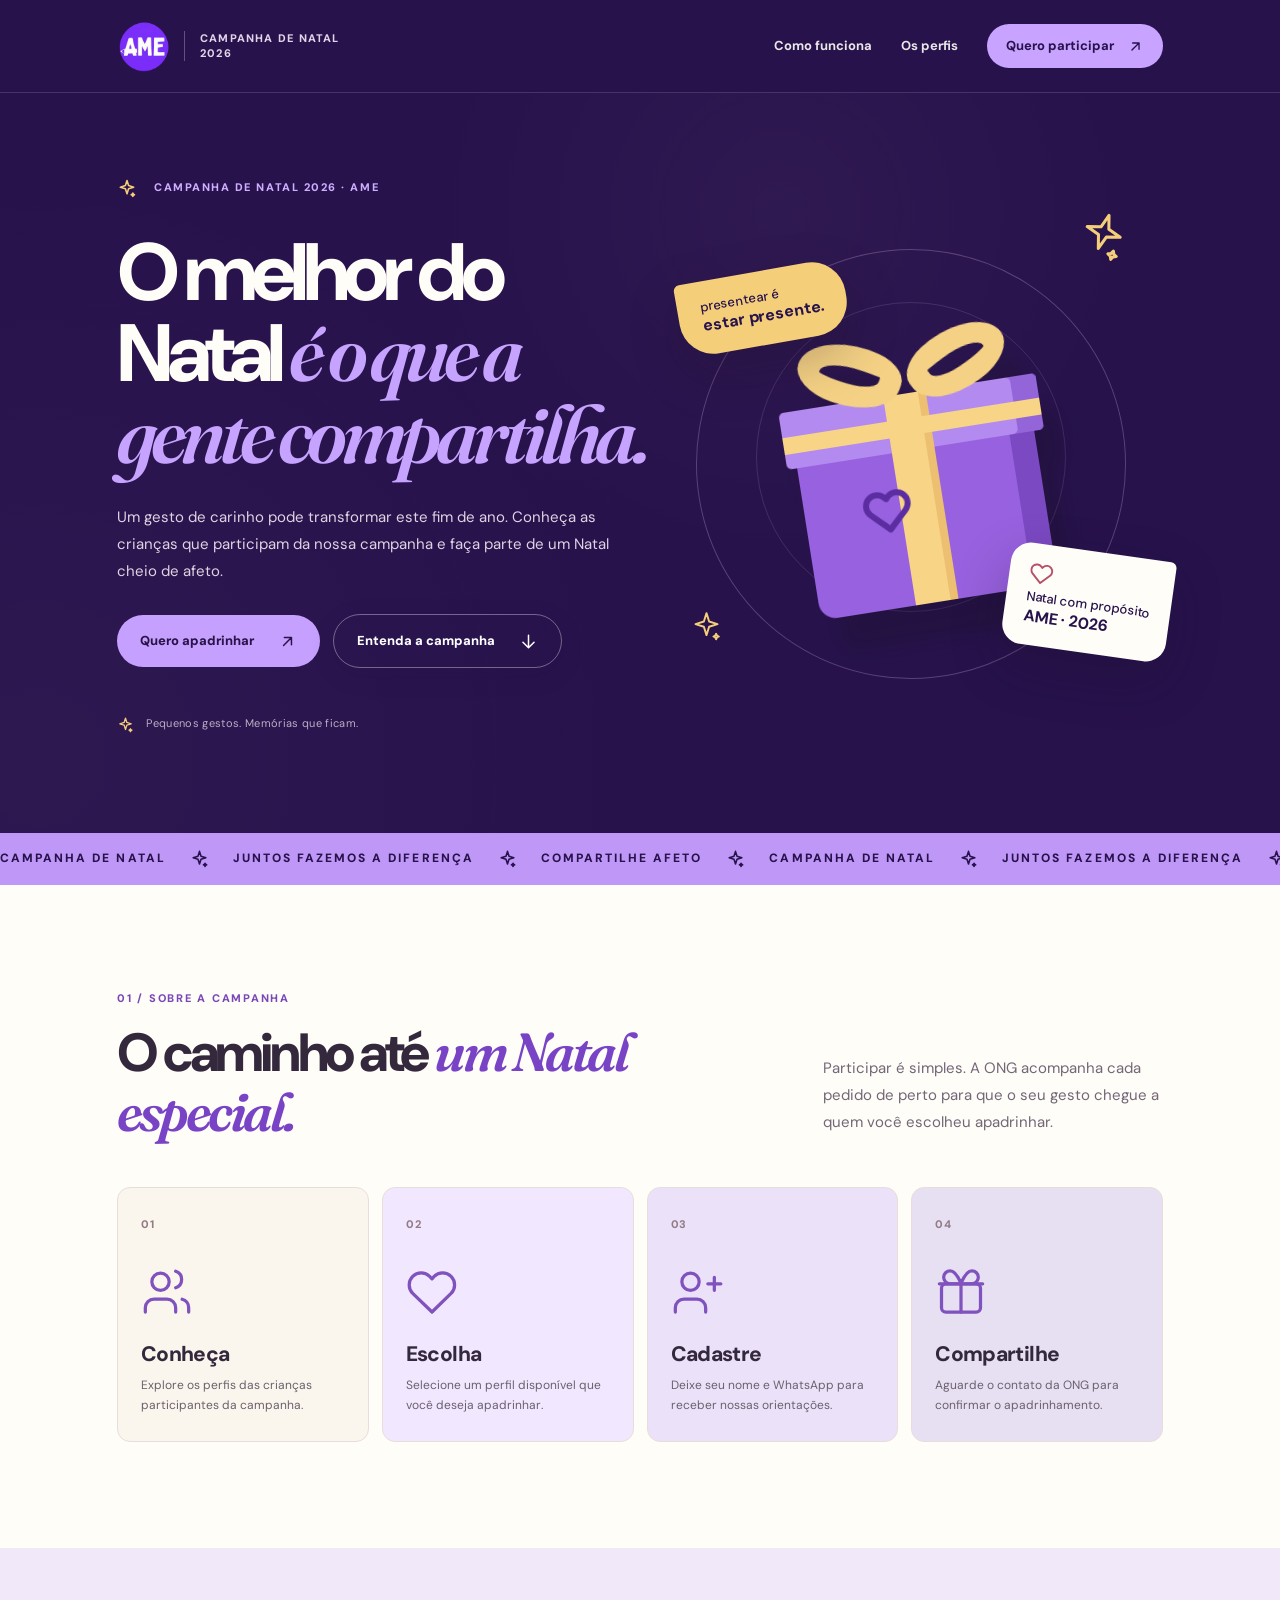
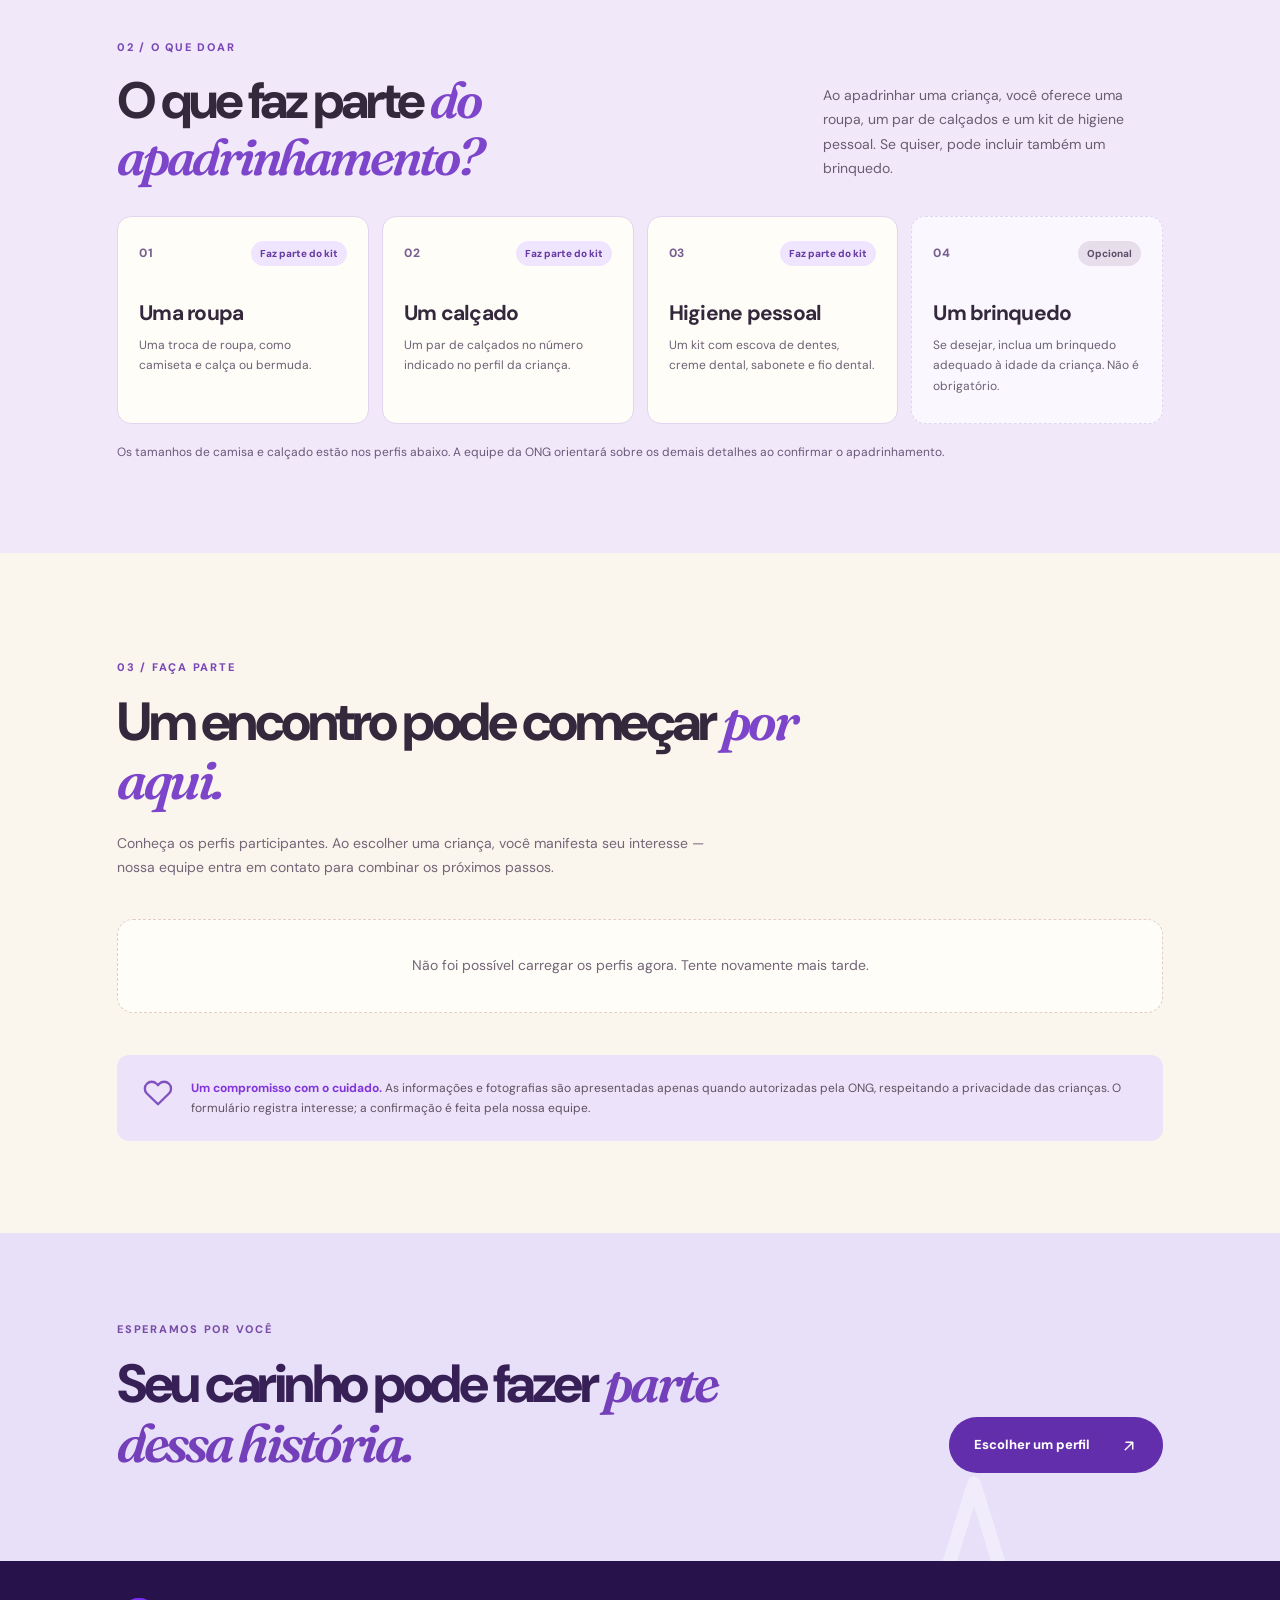
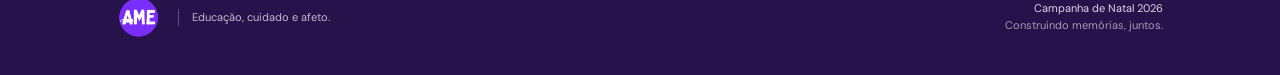
<file: index.html>
<!doctype html>
<html lang="pt-BR">
<head>
  <meta charset="utf-8">
  <meta name="viewport" content="width=device-width,initial-scale=1">
  <meta name="theme-color" content="#321450">
  <meta name="description" content="Campanha de Natal 2026 — conheça os perfis disponíveis e manifeste seu interesse em apadrinhar uma criança na campanha da AME.">
  <title>Campanha de Natal 2026 | AME</title>
  <style>
    :root{--purple:#7149a5;--purple-dark:#452577;--rose:#e2a7c4;--ink:#2c2336;--muted:#655e6d;--border:#e9e1ee;--surface:#fff;--bg:#faf7fc;--radius:20px}
    *{box-sizing:border-box} html{scroll-behavior:smooth} body{margin:0;background:var(--bg);color:var(--ink);font:16px/1.55 -apple-system,BlinkMacSystemFont,"Segoe UI",Arial,sans-serif}
    button,input{font:inherit} button{cursor:pointer} :focus-visible{outline:3px solid #f0a5cf;outline-offset:3px} .wrap{max-width:1110px;padding:0 22px;margin:auto}
    [hidden]{display:none!important}.profile-photo{width:100%;height:100%;object-fit:cover}.honeypot{position:absolute!important;left:-10000px!important;width:1px!important;height:1px!important;opacity:0!important}.captcha{margin:12px 0 16px}.consent{display:flex;gap:10px;align-items:flex-start;font-size:.83rem;line-height:1.4;color:var(--muted);margin:10px 0 16px}.consent input{margin-top:3px;accent-color:var(--purple)}.form-message{color:#92382f!important;font-weight:650}.success-message{color:#24613d!important;padding:18px;background:#e9f7ef;border-radius:12px}
    .hero{position:relative;overflow:hidden;color:#fff;background:linear-gradient(115deg,#503083 0%,#744cac 70%,#955fba 100%);padding:54px 0 58px}
    .hero:after{content:"";position:absolute;width:360px;height:360px;right:-110px;top:-130px;border:75px solid #ffffff14;border-radius:50%;pointer-events:none}
    .hero-inner{position:relative;z-index:1;display:flex;align-items:center;justify-content:space-between;gap:24px}
    .hero-copy{max-width:690px}.eyebrow{display:inline-flex;gap:8px;align-items:center;font-size:.82rem;letter-spacing:.08em;text-transform:uppercase;font-weight:750;color:#f2dff8}
    h1{font-size:clamp(2rem,5vw,3.7rem);letter-spacing:-.035em;line-height:1.07;margin:14px 0 20px;font-weight:800}
    .hero p{color:#f1e7f9;max-width:620px;margin:0 0 23px;font-size:1.04rem}
    .hero a{display:inline-block;padding:12px 22px;background:#fff;color:#60358d;text-decoration:none;font-weight:750;border-radius:30px;box-shadow:0 7px 24px #28104723}
    .hero-art{width:185px;height:185px;border:2px solid #ffffff35;flex:none;border-radius:50%;display:grid;place-items:center;background:#ffffff14}
    .hero-art svg{width:92px;height:92px;stroke:#fff;fill:none;stroke-width:1.7;stroke-linecap:round;stroke-linejoin:round}
    main{padding:42px 0 52px}.heading{display:flex;justify-content:space-between;align-items:end;gap:20px;margin-bottom:22px}
    h2{font-size:clamp(1.5rem,3vw,2.05rem);line-height:1.2;letter-spacing:-.025em;margin:0 0 8px}
    .subtitle{color:var(--muted);margin:0;max-width:670px}.stats{display:flex;gap:12px;flex-wrap:wrap}
    .stat{background:#fff;border:1px solid var(--border);padding:12px 17px;border-radius:15px;min-width:97px;text-align:center}
    .stat strong{font-size:1.45rem;line-height:1.2;display:block;color:var(--purple-dark)}.stat span{font-size:.75rem;color:var(--muted)}
    .filters{display:flex;gap:9px;flex-wrap:wrap;align-items:center;padding:0 0 24px}.filter{border:1px solid #ded0e7;color:#5c4c69;background:#fff;border-radius:30px;padding:9px 16px;font-weight:650;font-size:.9rem}
    .filter[aria-pressed="true"]{color:#fff;background:var(--purple);border-color:var(--purple)} .count{margin-left:auto;font-size:.85rem;color:var(--muted)}
    .grid{display:grid;grid-template-columns:repeat(3,minmax(0,1fr));gap:20px}
    .card{background:#fff;border:1px solid var(--border);border-radius:var(--radius);overflow:hidden;box-shadow:0 7px 20px #39224509;display:flex;flex-direction:column}
    .photo{height:190px;position:relative;background:linear-gradient(140deg,#f8e7f2,#e4d8f3);display:grid;place-items:center}
    .photo:nth-child(3n){background:#f5e2ed}
    .photo svg{height:106px;width:106px;stroke:#bea8d5;fill:none;stroke-width:1.2;stroke-linecap:round}
    .photo .placeholder{position:absolute;bottom:12px;left:14px;color:#624880;font-size:.72rem;background:#ffffffda;border-radius:20px;padding:5px 11px}
    .photo .tag{position:absolute;right:12px;top:12px}
    .tag{display:inline-block;font-size:.76rem;font-weight:750;border-radius:22px;padding:5px 11px;background:#e9f7ee;color:#277347}
    .tag.contact{background:#fff0d2;color:#8b620d}.tag.sponsored{background:#efe6f7;color:#6e4893}
    .info{padding:20px;display:flex;flex-direction:column;flex:1}
    .info h3{font-size:1.17rem;margin:0 0 4px}.age{color:var(--muted);font-size:.9rem;margin:0 0 14px}
    .details{display:grid;grid-template-columns:1fr 1fr;gap:10px;border-top:1px solid var(--border);padding:15px 0 18px;font-size:.87rem;color:var(--muted)}
    .details strong{display:block;color:var(--ink);font-size:.96rem}
    .cta{margin-top:auto;border:0;border-radius:12px;background:var(--purple);color:#fff;font-weight:750;padding:12px 14px;text-align:center;width:100%}
    .cta:disabled{background:#ece9ef;color:#817987;cursor:not-allowed}
    .empty{grid-column:1/-1;text-align:center;background:#fff;border:1px dashed #d9c5e4;padding:32px;border-radius:16px;color:var(--muted)}
    .note{margin-top:26px;padding:16px 20px;background:#f3ecf9;border:1px solid #e3d2ef;border-radius:14px;color:#614976;font-size:.9rem}
    footer{text-align:center;color:#746c79;font-size:.83rem;padding:0 0 35px}
    dialog{border:0;border-radius:22px;padding:0;max-width:min(94vw,480px);width:100%;box-shadow:0 26px 80px #1d12294d}
    dialog::backdrop{background:#261d37ad}.modal-body{padding:30px}.modal-head{display:flex;align-items:start;justify-content:space-between;gap:12px}
    .modal-head h2{font-size:1.55rem}.close{border:0;background:#f2edf5;color:#624c73;width:34px;height:34px;border-radius:50%;font-size:1.3rem}
    .modal-body p{color:var(--muted);font-size:.95rem;margin:10px 0 18px}.field{display:block;font-size:.87rem;font-weight:700;margin-bottom:13px}
    .field input{margin-top:5px;display:block;width:100%;border:1px solid #ddd3e4;border-radius:10px;padding:11px 12px;background:#f7f5f8}
    .field input:disabled{cursor:not-allowed}.disclaimer{padding:12px;background:#fff5de;color:#795815;border-radius:9px;font-size:.85rem}
    @media(max-width:850px){.grid{grid-template-columns:repeat(2,minmax(0,1fr))}.heading{align-items:start;flex-direction:column}.hero-art{width:130px;height:130px}.hero-art svg{width:72px;height:72px}}
    @media(max-width:540px){.wrap{padding:0 16px}.hero{padding:42px 0}.hero-art{display:none}.grid{grid-template-columns:1fr;gap:15px}main{padding:30px 0}.photo{height:195px}.filters{gap:7px}.filter{padding:8px 12px;font-size:.82rem}.count{width:100%;margin:0}.stat{flex:1} .modal-body{padding:20px}}
  </style>
  <link rel="preconnect" href="https://fonts.googleapis.com">
  <link rel="preconnect" href="https://fonts.gstatic.com" crossorigin>
  <link href="https://fonts.googleapis.com/css2?family=DM+Sans:wght@400;500;600;700;800&family=Fraunces:opsz,wght,SOFT,WONK@9..144,600,20,1;9..144,700,20,1&display=swap" rel="stylesheet">
  <link rel="stylesheet" href="./styles/campaign.css">
</head>
<body>
  <svg class="icon-defs" xmlns="http://www.w3.org/2000/svg" aria-hidden="true" focusable="false">
    <symbol id="icon-sparkle" viewBox="0 0 24 24"><path d="m12 3 1.9 6.1L20 11l-6.1 1.9L12 19l-1.9-6.1L4 11l6.1-1.9L12 3Z"/><path d="m19 18 .65 1.35L21 20l-1.35.65L19 22l-.65-1.35L17 20l1.35-.65L19 18Z"/></symbol>
    <symbol id="icon-arrow-up-right" viewBox="0 0 24 24"><path d="M7 17 17 7M8 7h9v9"/></symbol>
    <symbol id="icon-arrow-down" viewBox="0 0 24 24"><path d="M12 4v16m-7-7 7 7 7-7"/></symbol>
    <symbol id="icon-heart" viewBox="0 0 24 24"><path d="M20.8 4.6a5.5 5.5 0 0 0-7.8 0L12 5.7l-1.1-1.1a5.5 5.5 0 0 0-7.8 7.8L12 21l8.8-8.6a5.5 5.5 0 0 0 0-7.8Z"/></symbol>
    <symbol id="icon-users" viewBox="0 0 24 24"><path d="M16 21v-2a4 4 0 0 0-4-4H6a4 4 0 0 0-4 4v2m14-18.8a4 4 0 0 1 0 7.6M22 21v-2a4 4 0 0 0-3-3.87"/><circle cx="9" cy="7" r="4"/></symbol>
    <symbol id="icon-user-plus" viewBox="0 0 24 24"><path d="M16 21v-2a4 4 0 0 0-4-4H6a4 4 0 0 0-4 4v2m15-13h6m-3-3v6"/><circle cx="9" cy="7" r="4"/></symbol>
    <symbol id="icon-gift" viewBox="0 0 24 24"><rect x="3" y="8" width="18" height="13" rx="2"/><path d="M12 8v13M2 8h20M12 8H7a3 3 0 0 1 0-6c3 0 5 6 5 6Zm0 0h5a3 3 0 0 0 0-6c-3 0-5 6-5 6Z"/></symbol>
  </svg>
  <nav class="site-nav" aria-label="Navegação da campanha">
    <div class="wrap nav-inner">
      <a class="brand-link" href="#inicio" aria-label="AME — início da campanha"><img class="ame-logo" src="./assets/logo-ame.webp" width="56" height="56" alt="Logotipo AME"><span class="brand-caption">Campanha de Natal<br>2026</span></a>
      <div class="nav-links"><a href="#como-funciona">Como funciona</a><a href="#perfis">Os perfis</a><a class="nav-action" href="#perfis">Quero participar <svg class="icon" aria-hidden="true"><use href="#icon-arrow-up-right"/></svg></a></div>
    </div>
  </nav>
  <header class="hero" id="inicio">
    <div class="wrap hero-inner">
      <div class="hero-copy">
        <span class="eyebrow"><svg class="icon eyebrow-star" aria-hidden="true"><use href="#icon-sparkle"/></svg> Campanha de Natal 2026 · AME</span>
        <h1>O melhor do Natal <em>é o que a gente compartilha.</em></h1>
        <p>Um gesto de carinho pode transformar este fim de ano. Conheça as crianças que participam da nossa campanha e faça parte de um Natal cheio de afeto.</p>
        <div class="hero-actions"><a class="hero-primary" href="#perfis">Quero apadrinhar <svg class="icon" aria-hidden="true"><use href="#icon-arrow-up-right"/></svg></a><a class="hero-secondary" href="#como-funciona">Entenda a campanha <svg class="icon" aria-hidden="true"><use href="#icon-arrow-down"/></svg></a></div>
        <div class="hero-caption"><svg class="icon sparkle" aria-hidden="true"><use href="#icon-sparkle"/></svg> Pequenos gestos. Memórias que ficam.</div>
      </div>
      <div class="hero-scene" aria-hidden="true">
        <div class="orbit orbit-one"></div><div class="orbit orbit-two"></div>
        <svg class="icon scene-star star-one" aria-hidden="true"><use href="#icon-sparkle"/></svg><svg class="icon scene-star star-two" aria-hidden="true"><use href="#icon-sparkle"/></svg><svg class="icon scene-star star-three" aria-hidden="true"><use href="#icon-sparkle"/></svg>
        <div class="scene-sticker sticker-top">presentear é<br><strong>estar presente.</strong></div>
        <div class="gift"><div class="gift-lid"></div><div class="gift-box"></div><div class="gift-ribbon-vertical"></div><div class="gift-ribbon-horizontal"></div><div class="gift-bow bow-left"></div><div class="gift-bow bow-right"></div><svg class="icon gift-heart" aria-hidden="true"><use href="#icon-heart"/></svg></div>
        <div class="scene-sticker sticker-bottom"><svg class="icon" aria-hidden="true"><use href="#icon-heart"/></svg> Natal com propósito<br><strong>AME · 2026</strong></div>
      </div>
    </div>
  </header>

  <div class="ribbon" aria-label="Campanha de Natal — juntos fazemos a diferença"><div class="ribbon-track" aria-hidden="true"><span class="ribbon-segment">CAMPANHA DE NATAL <svg class="icon"><use href="#icon-sparkle"/></svg> JUNTOS FAZEMOS A DIFERENÇA <svg class="icon"><use href="#icon-sparkle"/></svg> COMPARTILHE AFETO <svg class="icon"><use href="#icon-sparkle"/></svg></span><span class="ribbon-segment">CAMPANHA DE NATAL <svg class="icon"><use href="#icon-sparkle"/></svg> JUNTOS FAZEMOS A DIFERENÇA <svg class="icon"><use href="#icon-sparkle"/></svg> COMPARTILHE AFETO <svg class="icon"><use href="#icon-sparkle"/></svg></span><span class="ribbon-segment">CAMPANHA DE NATAL <svg class="icon"><use href="#icon-sparkle"/></svg> JUNTOS FAZEMOS A DIFERENÇA <svg class="icon"><use href="#icon-sparkle"/></svg> COMPARTILHE AFETO <svg class="icon"><use href="#icon-sparkle"/></svg></span></div></div>

  <section class="how-section" id="como-funciona" aria-labelledby="how-title">
    <div class="wrap">
      <div class="how-head"><div><span class="section-kicker">01 / SOBRE A CAMPANHA</span><h2 id="how-title">O caminho até <em>um Natal especial.</em></h2></div><p>Participar é simples. A ONG acompanha cada pedido de perto para que o seu gesto chegue a quem você escolheu apadrinhar.</p></div>
      <div class="steps">
        <article class="step"><span class="step-num">01</span><svg class="icon step-illustration" aria-hidden="true"><use href="#icon-users"/></svg><h3>Conheça</h3><p>Explore os perfis das crianças participantes da campanha.</p></article>
        <article class="step"><span class="step-num">02</span><svg class="icon step-illustration" aria-hidden="true"><use href="#icon-heart"/></svg><h3>Escolha</h3><p>Selecione um perfil disponível que você deseja apadrinhar.</p></article>
        <article class="step"><span class="step-num">03</span><svg class="icon step-illustration" aria-hidden="true"><use href="#icon-user-plus"/></svg><h3>Cadastre</h3><p>Deixe seu nome e WhatsApp para receber nossas orientações.</p></article>
        <article class="step"><span class="step-num">04</span><svg class="icon step-illustration" aria-hidden="true"><use href="#icon-gift"/></svg><h3>Compartilhe</h3><p>Aguarde o contato da ONG para confirmar o apadrinhamento.</p></article>
      </div>
    </div>
  </section>

  <section class="gift-guide" id="o-que-doar" aria-labelledby="gift-guide-title">
    <div class="wrap">
      <div class="gift-guide-head">
        <div>
          <span class="section-kicker">02 / O QUE DOAR</span>
          <h2 id="gift-guide-title">O que faz parte <em>do apadrinhamento?</em></h2>
        </div>
        <p>Ao apadrinhar uma criança, você oferece uma roupa, um par de calçados e um kit de higiene pessoal. Se quiser, pode incluir também um brinquedo.</p>
      </div>
      <div class="gift-guide-grid">
        <article class="gift-guide-item">
          <div class="gift-guide-top"><span class="gift-guide-number">01</span><span class="gift-guide-status">Faz parte do kit</span></div>
          <h3>Uma roupa</h3>
          <p>Uma troca de roupa, como camiseta e calça ou bermuda.</p>
        </article>
        <article class="gift-guide-item">
          <div class="gift-guide-top"><span class="gift-guide-number">02</span><span class="gift-guide-status">Faz parte do kit</span></div>
          <h3>Um calçado</h3>
          <p>Um par de calçados no número indicado no perfil da criança.</p>
        </article>
        <article class="gift-guide-item">
          <div class="gift-guide-top"><span class="gift-guide-number">03</span><span class="gift-guide-status">Faz parte do kit</span></div>
          <h3>Higiene pessoal</h3>
          <p>Um kit com escova de dentes, creme dental, sabonete e fio dental.</p>
        </article>
        <article class="gift-guide-item gift-guide-optional">
          <div class="gift-guide-top"><span class="gift-guide-number">04</span><span class="gift-guide-status">Opcional</span></div>
          <h3>Um brinquedo</h3>
          <p>Se desejar, inclua um brinquedo adequado à idade da criança. Não é obrigatório.</p>
        </article>
      </div>
      <p class="gift-guide-footnote">Os tamanhos de camisa e calçado estão nos perfis abaixo. A equipe da ONG orientará sobre os demais detalhes ao confirmar o apadrinhamento.</p>
    </div>
  </section>

  <main class="gallery-section" id="perfis">
    <div class="wrap">
    <span class="section-kicker">03 / FAÇA PARTE</span>
    <div class="heading">
      <div>
        <h2>Um encontro pode começar <em>por aqui.</em></h2>
        <p class="subtitle">Conheça os perfis participantes. Ao escolher uma criança, você manifesta seu interesse — nossa equipe entra em contato para combinar os próximos passos.</p>
      </div>
      <div class="stats" id="stats" aria-label="Resumo dos perfis" hidden>
        <div class="stat"><strong id="total">0</strong><span>Perfis</span></div>
        <div class="stat"><strong id="available">0</strong><span>Disponíveis</span></div>
        <div class="stat"><strong id="sponsored">0</strong><span>Apadrinhados</span></div>
      </div>
    </div>
    <nav class="filters" id="filters" aria-label="Filtrar perfis" hidden>
      <button class="filter" type="button" data-filter="todos" aria-pressed="true">Todos</button>
      <button class="filter" type="button" data-filter="disponivel" aria-pressed="false">Disponíveis</button>
      <button class="filter" type="button" data-filter="em_contato" aria-pressed="false">Em contato</button>
      <button class="filter" type="button" data-filter="confirmado" aria-pressed="false">Apadrinhados</button>
      <span class="count" id="result-count" aria-live="polite"></span>
    </nav>
    <div id="status-area" class="empty" role="status" aria-live="polite">Estamos organizando os perfis para a campanha de apadrinhamento.</div>
    <div class="grid" id="cards" aria-live="polite"></div>
    <div class="note"><svg class="icon note-icon" aria-hidden="true"><use href="#icon-heart"/></svg><div><strong>Um compromisso com o cuidado.</strong><span> As informações e fotografias são apresentadas apenas quando autorizadas pela ONG, respeitando a privacidade das crianças. O formulário registra interesse; a confirmação é feita pela nossa equipe.</span></div></div>
    </div>
  </main>
  <section class="closing"><div class="wrap closing-inner"><div><span class="section-kicker">ESPERAMOS POR VOCÊ</span><h2>Seu carinho pode fazer <em>parte dessa história.</em></h2></div><a href="#perfis">Escolher um perfil <svg class="icon" aria-hidden="true"><use href="#icon-arrow-up-right"/></svg></a></div><svg class="icon closing-star" aria-hidden="true"><use href="#icon-sparkle"/></svg></section>
  <footer><div class="wrap footer-inner"><div class="footer-brand"><img class="ame-logo" src="./assets/logo-ame.webp" width="44" height="44" alt="Logotipo AME"><small>Educação, cuidado e afeto.</small></div><p>Campanha de Natal 2026<br><span>Construindo memórias, juntos.</span></p></div></footer>

  <dialog id="interest" aria-labelledby="dialog-title">
    <form class="modal-body" id="form-interest">
      <div class="modal-head">
        <h2 id="dialog-title">Quero apadrinhar</h2>
        <button type="button" class="close" id="close-dialog" aria-label="Fechar">×</button>
      </div>
      <p id="chosen-profile"></p>
      <p class="modal-instruction">Deixe seus dados para que nossa equipe converse com você sobre os próximos passos. É rapidinho!</p>
      <p class="modal-gift-note"><strong>O que doar:</strong> roupa, calçado e kit de higiene pessoal (escova de dentes, creme dental, sabonete e fio dental). <strong>Brinquedo opcional.</strong></p>
      <label class="field">Nome completo
        <input id="field-name" name="nome" type="text" maxlength="120" autocomplete="name" required>
      </label>
      <label class="field">WhatsApp com DDD
        <input id="field-phone" name="telefone" type="tel" maxlength="22" autocomplete="tel" placeholder="(00) 00000-0000" required>
      </label>
      <label class="consent">
        <input id="field-consent" type="checkbox" required>
        <span>Autorizo a ONG a utilizar meus dados de contato exclusivamente para dar continuidade ao meu interesse no apadrinhamento, conforme o aviso de privacidade da campanha.</span>
      </label>
      <input type="text" id="field-trap" name="website" class="honeypot" tabindex="-1" autocomplete="off" aria-hidden="true">
      <div id="turnstile-container" class="captcha" aria-label="Verificação de segurança"></div>
      <p class="form-message" id="form-message" role="status" aria-live="polite"></p>
      <button class="cta" type="submit" id="submit-interest">Registrar meu interesse <svg class="icon" aria-hidden="true"><use href="#icon-arrow-up-right"/></svg></button>
    </form>
  </dialog>
  <script src="./js/config.js"></script>
  <script src="https://challenges.cloudflare.com/turnstile/v0/api.js?render=explicit" async defer></script>
  <script>
    'use strict';
    const config=window.CAMPANHA_CONFIG || {};
    const endpoint=config.publicEndpointEnabled===true && typeof config.publicEndpoint==='string' ?
      config.publicEndpoint : null;
    const categories={disponivel:'Disponível',em_contato:'Em contato',confirmado:'Apadrinhado'};
    const cards=document.getElementById('cards');
    const statusArea=document.getElementById('status-area');
    const dialog=document.getElementById('interest');
    const form=document.getElementById('form-interest');
    const formMessage=document.getElementById('form-message');
    let perfis=[];
    let selectedProfile=null;
    let activeFilter='todos';
    let captchaToken='';
    let captchaWidgetId=null;
    function keepRibbonContinuous(){
      const track=document.querySelector('.ribbon-track');
      const original=track && track.querySelector('.ribbon-segment');
      if(!original)return;
      const group=document.createElement('span');
      group.className='ribbon-group';
      group.appendChild(original);
      track.replaceChildren(group);
      const width=original.getBoundingClientRect().width;
      if(!width)return;
      const copies=Math.max(2,Math.ceil(window.innerWidth/width)+1);
      for(let i=1;i<copies;i++)group.appendChild(original.cloneNode(true));
      track.appendChild(group.cloneNode(true));
      track.style.setProperty('--ribbon-duration',Math.max(12,group.getBoundingClientRect().width/38)+'s');
    }
    keepRibbonContinuous();
    window.addEventListener('resize',keepRibbonContinuous);
    if(document.fonts)document.fonts.ready.then(keepRibbonContinuous);
    function prepareCaptcha(){
      if(!config.turnstileSiteKey || !window.turnstile){
        formMessage.textContent='A validação de segurança está em preparação. Tente novamente mais tarde.';
        return;
      }
      captchaToken='';
      if(captchaWidgetId!==null){
        window.turnstile.reset(captchaWidgetId);
        return;
      }
      captchaWidgetId=window.turnstile.render('#turnstile-container',{
        sitekey:config.turnstileSiteKey,
        action:'apadrinhar',
        callback:function(token){captchaToken=token;formMessage.textContent='';},
        'expired-callback':function(){captchaToken='';},
        'error-callback':function(){captchaToken='';}
      });
    }
    const silhouette='<svg viewBox="0 0 100 100" aria-hidden="true"><circle cx="50" cy="33" r="17"></circle><path d="M18 88c1-20 13-33 32-33s31 13 32 33"></path></svg>';

    function showStatus(message){
      statusArea.textContent=message;
      statusArea.hidden=false;
    }
    function makeElement(tag, className, text){
      const el=document.createElement(tag);
      if(className)el.className=className;
      if(text!==undefined)el.textContent=String(text);
      return el;
    }
    function publicFirstName(profile){
      return (profile.nome_exibicao||'').trim().split(/\s+/)[0] || 'Perfil '+profile.codigo;
    }
    function makeCard(profile){
      const card=makeElement('article','card');
      const image=makeElement('div','photo');
      if(profile.foto_url && /^https:\/\//.test(profile.foto_url)){
        const img=document.createElement('img');
        img.src=profile.foto_url;
        img.alt='Imagem autorizada do perfil de '+publicFirstName(profile);
        img.loading='lazy';
        img.referrerPolicy='no-referrer';
        img.className='profile-photo';
        img.addEventListener('error',function(){img.remove(); image.insertAdjacentHTML('afterbegin',silhouette);});
        image.appendChild(img);
      }else{
        image.innerHTML=silhouette;
      }
      const status=makeElement('span','tag '+(profile.situacao==='em_contato'?'contact':profile.situacao==='confirmado'?'sponsored':''),categories[profile.situacao]);
      image.appendChild(status);
      const content=makeElement('div','info');
      content.appendChild(makeElement('h3','',publicFirstName(profile)));
      content.appendChild(makeElement('p','age',profile.idade+' anos'));
      const details=makeElement('div','details');
      const roupa=makeElement('div','','Camisa');
      const shirtSize=String(profile.tamanho_roupa||'').trim();
      roupa.appendChild(makeElement('strong','',/^a confirmar$/i.test(shirtSize)?'A confirmar':'Tamanho '+shirtSize));
      const calcado=makeElement('div','','Calçado');
      const shoeSize=String(profile.tamanho_calcado||'').trim();
      calcado.appendChild(makeElement('strong','',/^a confirmar$/i.test(shoeSize)?'A confirmar':'Nº '+shoeSize));
      details.append(roupa,calcado);
      content.appendChild(details);
      const button=makeElement('button','cta',profile.situacao==='disponivel'?'Quero apadrinhar':'Indisponível no momento');
      button.type='button';
      if(profile.situacao==='disponivel' && !config.submissionsEnabled){button.textContent='Apadrinhamento em breve';}
      button.disabled=profile.situacao!=='disponivel' || !config.submissionsEnabled;
      button.addEventListener('click',function(){
        selectedProfile=profile;
        document.getElementById('chosen-profile').textContent='Você selecionou '+publicFirstName(profile)+'.';
        form.reset();
        formMessage.textContent='';
        formMessage.classList.remove('success-message');
        const submit=document.getElementById('submit-interest');
        submit.disabled=false;
        submit.textContent='Enviar interesse';
        dialog.showModal();
        prepareCaptcha();
      });
      content.appendChild(button);
      card.append(image,content);
      return card;
    }
    function render(){
      cards.replaceChildren();
      const visible=activeFilter==='todos'?perfis:perfis.filter(function(profile){return profile.situacao===activeFilter;});
      visible.forEach(function(profile){cards.appendChild(makeCard(profile));});
      if(!visible.length)cards.appendChild(makeElement('p','empty','Nenhum perfil encontrado nesta categoria.'));
      document.getElementById('result-count').textContent=visible.length===1?'1 perfil exibido':visible.length+' perfis exibidos';
    }
    async function loadProfiles(){
      if(!endpoint){
        showStatus('Estamos organizando os perfis para a campanha de apadrinhamento.');
        return;
      }
      showStatus('Carregando perfis disponíveis...');
      try{
        const response=await fetch(endpoint,{method:'GET',cache:'no-store',credentials:'omit'});
        if(!response.ok)throw Error('Servidor indisponível');
        const payload=await response.json();
        if(!payload || !Array.isArray(payload.perfis))throw Error('Resposta inválida');
        perfis=payload.perfis.filter(function(profile){
          return profile && typeof profile.id==='string' && categories[profile.situacao] &&
            Number.isInteger(profile.idade) && profile.idade>=0 && profile.idade<19;
        });
        if(!perfis.length){
          document.getElementById('stats').hidden=true;
          document.getElementById('filters').hidden=true;
          cards.replaceChildren();
          showStatus('Estamos preparando os perfis para apadrinhamento. Em breve você poderá conhecer as crianças participantes.');
          return;
        }
        document.getElementById('total').textContent=perfis.length;
        document.getElementById('available').textContent=perfis.filter(p=>p.situacao==='disponivel').length;
        document.getElementById('sponsored').textContent=perfis.filter(p=>p.situacao==='confirmado').length;
        document.getElementById('stats').hidden=false;
        document.getElementById('filters').hidden=false;
        statusArea.hidden=true;
        render();
      }catch(err){
        console.error('Falha ao carregar a campanha',err);
        showStatus('Não foi possível carregar os perfis agora. Tente novamente mais tarde.');
      }
    }
    document.querySelectorAll('[data-filter]').forEach(function(button){
      button.addEventListener('click',function(){
        activeFilter=button.dataset.filter;
        document.querySelectorAll('[data-filter]').forEach(b=>b.setAttribute('aria-pressed',String(b===button)));
        render();
      });
    });
    document.getElementById('close-dialog').addEventListener('click',function(){dialog.close();});
    dialog.addEventListener('click',function(event){if(event.target===dialog)dialog.close();});
    form.addEventListener('submit',async function(event){
      event.preventDefault();
      if(!selectedProfile || !endpoint || config.submissionsEnabled!==true || !form.reportValidity())return;
      const nome=document.getElementById('field-name').value.trim();
      const telefone=document.getElementById('field-phone').value.trim();
      const email='';
      if(!captchaToken){formMessage.textContent='Conclua a verificação de segurança antes de enviar.';return;}
      if(nome.length<3 || telefone.replace(/\D/g,'').length<10 || !document.getElementById('field-consent').checked){
        formMessage.textContent='Confira seu nome, telefone e a autorização de contato.';
        return;
      }
      const submit=document.getElementById('submit-interest');
      submit.disabled=true;
      submit.textContent='Enviando...';
      formMessage.textContent='';
      try{
        const response=await fetch(endpoint,{
          method:'POST',headers:{'Content-Type':'application/json'},
          credentials:'omit',
          body:JSON.stringify({acao:'solicitar',crianca_id:selectedProfile.id,nome,telefone,email,autorizou_contato:true,turnstile_token:captchaToken,website:document.getElementById('field-trap').value})
        });
        const result=await response.json();
        if(!response.ok || result.sucesso!==true){
          throw Error(result.mensagem || 'Não foi possível enviar a solicitação.');
        }
        form.reset();
        formMessage.classList.add('success-message');
        formMessage.textContent='Recebemos seu interesse! A equipe da ONG entrará em contato pelo telefone informado.';
        try{ if(window.parent!==window) window.parent.postMessage({tipo:'ame_interesse_apadrinhamento'},'https://www.maiseducacao.org'); }catch(e){} // avisa o Wix para registrar a conversão do Google Ads
        selectedProfile=null;
        await loadProfiles();
      }catch(error){
        captchaToken='';
        if(captchaWidgetId!==null && window.turnstile)window.turnstile.reset(captchaWidgetId);
        formMessage.textContent=error.message || 'Não foi possível enviar sua solicitação. Tente novamente.';
      }finally{
        submit.disabled=selectedProfile===null;
        submit.textContent=selectedProfile===null?'Solicitação enviada':'Enviar interesse';
      }
    });
    loadProfiles();
  </script>
</body>
</html>
</file>
<file: styles/campaign.css>
/* Campanha de Natal — visual público. A lógica de cadastro permanece no HTML. */
:root {
  --plum: #642cb5;
  --plum-deep: #261348;
  --cream: #faf5ed;
  --paper: #fffdf8;
  --pink: #f5b4b8;
  --coral: #f4a49a;
  --gold: #f5ce7a;
  --olive: #a9ac74;
  --ink: #34283c;
  --muted: #726677;
  --border: #e7dcd8;
  --purple: #9148f5;
}
* { box-sizing: border-box; }
html { scroll-behavior: smooth; scroll-padding-top: 90px; }
body { background: var(--cream); color: var(--ink); font-family: 'DM Sans', Arial, sans-serif; font-size: 16px; line-height: 1.55; }
body:has(dialog[open]) { overflow: hidden; }
a { color: inherit; }
.wrap { width: min(100%, 1240px); margin-inline: auto; padding-inline: 32px; }
:focus-visible { outline: 3px solid var(--coral); outline-offset: 4px; }
[hidden] { display: none !important; }

.site-nav { background: var(--plum-deep); color: var(--paper); border-bottom: 1px solid #ffffff25; }
.nav-inner { min-height: 92px; display: flex; justify-content: space-between; align-items: center; gap: 20px; }
.brand-link { text-decoration: none; display: flex; align-items: center; gap: 10px; }
.brand-symbol { width: 45px; height: 45px; border-radius: 50%; background: var(--pink); color: var(--plum-deep); display: grid; place-items: center; font-size: 30px; line-height: 1; flex: none; }
.brand-wordmark { color: var(--paper); font-size: 37px; font-weight: 800; line-height: .85; letter-spacing: -.095em; }
.brand-dot { color: var(--coral); }
.brand-caption { border-left: 1px solid #ffffff45; margin-left: 8px; padding-left: 15px; font-size: 10px; font-weight: 800; line-height: 1.4; letter-spacing: .11em; text-transform: uppercase; color: #e4d2e7; }
.nav-links { display: flex; gap: 29px; align-items: center; font-size: 13px; font-weight: 700; }
.nav-links a { text-decoration: none; opacity: .9; transition: opacity .2s; }
.nav-links a:hover { opacity: 1; }
.nav-links .nav-action { border-radius: 100px; background: var(--pink); color: var(--plum-deep); padding: 12px 19px; opacity: 1; }
.nav-action span { padding-left: 10px; font-size: 18px; }

.hero { background: var(--plum-deep); color: var(--paper); padding: 0; min-height: 595px; isolation: isolate; }
.hero::after { display: none; }
.hero::before { position: absolute; content: ''; inset: 0; pointer-events: none; opacity: .3; background: radial-gradient(circle at 61% 16%, #a77c933b, transparent 37%), radial-gradient(circle at 3% 90%, #76577a50, transparent 45%); }
.hero-inner { display: grid; grid-template-columns: 1.06fr .94fr; gap: 14px; min-height: 595px; padding-block: 65px 80px; }
.hero-copy { max-width: 670px; padding-block: 20px; }
.eyebrow { font-family: 'DM Sans', Arial, sans-serif; letter-spacing: .14em; color: var(--pink); font-weight: 800; font-size: 11px; }
.eyebrow-star { font-size: 19px; color: var(--gold); margin-right: 9px; vertical-align: -1px; }
.hero h1 { max-width: 680px; font-size: clamp(3.8rem, 6.35vw, 6.9rem); letter-spacing: -.075em; line-height: .99; font-weight: 800; margin: 26px 0 29px; }
.hero h1 em, .how-head h2 em, .heading h2 em, .closing h2 em { font-family: 'Fraunces', Georgia, serif; font-weight: 600; letter-spacing: -.065em; }
.hero h1 em { display: inline; color: var(--pink); }
.hero p { max-width: 500px; font-size: 15px; line-height: 1.8; color: #e0d3e3; margin-bottom: 29px; }
.hero-actions { display: flex; gap: 13px; align-items: center; flex-wrap: wrap; }
.hero-actions a { display: inline-flex; align-items: center; justify-content: space-between; gap: 24px; border-radius: 100px; font-size: 13px; font-weight: 800; text-decoration: none; padding: 16px 23px; }
.hero-actions .hero-primary { background: var(--pink); color: var(--plum-deep); box-shadow: none; }
.hero-actions .hero-secondary { background: transparent; color: white; border: 1px solid #ffffff5a; }
.hero-actions a span { font-size: 20px; line-height: .7; }
.hero-caption { margin-top: 47px; font-size: 11px; letter-spacing: .03em; color: #bdadc4; }
.sparkle { color: var(--gold); margin-right: 9px; }
.hero-scene { position: relative; height: 475px; width: min(100%, 500px); margin: 0 auto; align-self: center; }
.orbit { position: absolute; border: 1px solid #b08cba60; border-radius: 50%; aspect-ratio: 1; }
.orbit-one { width: 430px; top: 31px; left: 18px; transform: rotate(-12deg); }
.orbit-two { width: 310px; top: 84px; left: 78px; border-color: #b08cba35; }
.scene-star { position: absolute; color: var(--gold); line-height: 1; }
.star-one { font-size: 52px; top: -10px; right: 34px; transform: rotate(18deg); }
.star-two { font-size: 33px; bottom: 51px; left: 12px; }
.star-three { font-size: 28px; bottom: 68px; right: 36px; color: var(--pink); }
.scene-sticker { position: absolute; z-index: 4; font-size: 13px; font-weight: 500; line-height: 1.3; color: var(--plum-deep); box-shadow: 0 20px 50px #1a0e2440; }
.scene-sticker strong { font-size: 16px; }
.sticker-top { top: 53px; left: 0; background: var(--gold); padding: 18px 23px; transform: rotate(-10deg); border-radius: 6px 34px 34px 34px; }
.sticker-bottom { bottom: 40px; right: -8px; background: var(--paper); padding: 18px 20px; border-radius: 20px 6px 20px 20px; transform: rotate(8deg); }
.sticker-bottom span { font-size: 24px; color: #b75167; display: block; }
.gift { width: 245px; height: 267px; position: absolute; left: 50%; top: 50%; transform: translate(-50%, -43%) rotate(-9deg); filter: drop-shadow(16px 37px 10px #180e2040); }
.gift-box { position: absolute; width: 240px; height: 184px; left: 2px; top: 79px; background: #eb9293; border-radius: 5px 5px 17px 17px; box-shadow: inset -25px 0 #d78088; }
.gift-lid { position: absolute; height: 57px; width: 260px; left: -8px; top: 52px; background: #f6b0b0; border-radius: 5px; z-index: 2; box-shadow: inset -26px 0 #e79c9d; }
.gift-ribbon-vertical { position: absolute; z-index: 3; top: 52px; bottom: 4px; width: 43px; left: 98px; background: #f8d586; box-shadow: inset -8px 0 #ecbf71; }
.gift-ribbon-horizontal { position: absolute; z-index: 3; top: 77px; left: -8px; width: 260px; height: 17px; background: #f8d586; }
.gift-bow { z-index: 4; position: absolute; width: 104px; height: 61px; top: -5px; border: 22px solid #f4d184; border-radius: 80% 50% 75% 55%; }
.bow-left { left: 16px; transform: rotate(28deg); }.bow-right { left: 124px; transform: rotate(-28deg) scaleX(-1); }
.gift-heart { position: absolute; z-index: 5; left: 45px; top: 145px; font-size: 48px; color: #ae4f69; }

.ribbon { position: relative; height: 52px; background: var(--pink); color: var(--plum-deep); overflow: hidden; display: flex; align-items: center; }
.ribbon-track { display: flex; white-space: nowrap; animation: move-ribbon 32s linear infinite; width: max-content; font-weight: 800; font-size: 12px; letter-spacing: .17em; }
.ribbon-track span { padding-right: 20px; }.ribbon-track b { font-size: 22px; vertical-align: -3px; font-weight: 400; padding: 0 25px; }
@keyframes move-ribbon { from { transform: translate3d(0,0,0); } to { transform: translate3d(-50%,0,0); } }

.section-kicker { display: inline-block; font-size: 11px; font-weight: 800; letter-spacing: .16em; color: #8f5868; text-transform: uppercase; margin-bottom: 16px; }
.how-section { padding-block: 100px 106px; background: var(--paper); }
.how-head { display: grid; grid-template-columns: 1fr 340px; gap: 70px; align-items: end; margin-bottom: 45px; }
.how-head h2, .heading h2, .closing h2 { font-size: clamp(2.55rem,4.2vw,4.75rem); font-weight: 800; letter-spacing: -.065em; line-height: 1.07; margin: 0; }
.how-head h2 { max-width: 700px; }.how-head h2 em { color: #b35d75; }
.how-head p { margin: 0 0 6px; color: var(--muted); font-size: 15px; line-height: 1.8; }
.steps { display: grid; grid-template-columns: repeat(4,1fr); gap: 13px; }
.step { border: 1px solid #e9dddb; border-radius: 13px; background: var(--cream); min-height: 255px; padding: 23px; position: relative; }
.step:nth-child(2) { background: #f9e2df; }.step:nth-child(3) { background: #efe7ee; }.step:nth-child(4) { background: #e8eadb; }
.step-num { font-size: 11px; font-weight: 800; letter-spacing: .09em; color: #927b85; }.step-illustration { font-size: 50px; display: block; height: 91px; margin-top: 11px; color: #9f5776; }
.step:nth-child(4) .step-illustration { color: #747d43; }
.step h3 { font-size: 21px; font-weight: 800; margin: 0 0 6px; letter-spacing: -.03em; }.step p { margin: 0; font-size: 12px; line-height: 1.65; color: #6c606c; }

.gallery-section { padding: 101px 0 92px; background: var(--cream); }
.heading { margin-bottom: 39px; align-items: end; }
.heading h2 { max-width: 680px; }.heading h2 em { color: #a45b74; }.heading .subtitle { font-size: 14px; line-height: 1.75; max-width: 590px; margin-top: 20px; color: var(--muted); }
.stats { gap: 8px; flex: none; }.stat { min-width: 99px; background: #fffcf7; border-color: #e4d8d3; padding: 14px 17px; border-radius: 12px; }.stat strong { color: var(--plum); font-family: 'Fraunces', Georgia, serif; font-size: 30px; line-height: 1.1; }.stat span { font-size: 10px; text-transform: uppercase; letter-spacing: .07em; font-weight: 700; }
.filters { gap: 8px; border-bottom: 1px solid #dfd3ce; padding-bottom: 22px; margin-bottom: 26px; }.filter { border: 1px solid #e2d7d3; background: #fffdf7; color: var(--ink); font-size: 12px; padding: 11px 17px; font-weight: 800; }.filter[aria-pressed="true"] { background: var(--plum); border-color: var(--plum); }.filter:hover { border-color: #a98ba5; }
.count { font-size: 12px; }
.grid { grid-template-columns: repeat(3,minmax(0,1fr)); gap: 23px; }
.card { border-radius: 15px; border: 1px solid #e9ddd7; background: var(--paper); box-shadow: none; transition: transform .2s ease,box-shadow .2s ease; }
.card:hover { transform: translateY(-4px); box-shadow: 0 17px 35px #4b2b3816; }
.photo { height: 280px; background: linear-gradient(135deg,#e8dee7,#f5c9c7); overflow: hidden; }.photo::after { content: ''; position: absolute; bottom: -67px; right: -17px; font-size: 240px; color: #ffffff30; z-index: 0; line-height: 1; }.photo > svg { position: relative; z-index: 1; stroke: #b695b2; }.photo .profile-photo { position: relative; z-index: 1; object-position: center 35%; }.photo .tag { z-index: 2; right: 15px; top: 15px; }
.tag { font-size: 10px; font-weight: 800; letter-spacing: .03em; padding: 8px 12px; border-radius: 100px; }.tag.contact { background: #ffecc6; color: #805b1f; }.tag.sponsored { background: #e9ddef; color: #553166; }
.info { padding: 23px 25px 25px; }.info h3 { font-size: 23px; font-weight: 800; letter-spacing: -.04em; margin-bottom: 0; }.age { font-size: 12px; margin-bottom: 16px; }.details { gap: 12px; font-size: 11px; padding-block: 17px 21px; }.details strong { font-size: 14px; font-weight: 800; }
.cta { background: var(--plum); color: white; border-radius: 8px; padding: 15px 14px; font-size: 13px; letter-spacing: .01em; transition: background .2s; }.cta:not(:disabled):hover { background: #54305d; }.cta:disabled { background: #ece5e4; color: #938b92; }
.empty { border-color: #e2cec7; background: var(--paper); padding: 35px; font-size: 14px; }
.note { display: flex; align-items: flex-start; gap: 18px; margin-top: 42px; background: #f0e5ec; color: #5f5261; border: 0; border-radius: 12px; padding: 23px 26px; font-size: 12px; line-height: 1.7; }.note strong { color: var(--plum); }.note-icon { font-size: 33px; line-height: .8; color: #ad6b84; }

.closing { position: relative; overflow: hidden; background: #e6e6d3; padding: 83px 0 88px; }.closing-inner { display: flex; justify-content: space-between; gap: 35px; align-items: end; position: relative; z-index: 1; }.closing h2 { max-width: 720px; color: #39432f; }.closing h2 em { color: #81764d; }.closing .section-kicker { color: #6a7646; }.closing a { white-space: nowrap; background: #3d4932; color: #fff; border-radius: 100px; padding: 18px 25px; font-size: 13px; font-weight: 800; text-decoration: none; }.closing a span { margin-left: 27px; font-size: 19px; }.closing-star { position: absolute; font-size: 330px; color: #ffffff63; bottom: -211px; right: 11%; line-height: 1; }
footer { background: var(--plum-deep); color: white; padding: 34px 0 36px; text-align: left; }.footer-inner { display: flex; justify-content: space-between; align-items: center; gap: 30px; }.footer-brand { display: flex; align-items: center; gap: 10px; }.footer-brand .brand-symbol { width: 36px; height: 36px; font-size: 25px; }.footer-brand strong { font-size: 31px; line-height: 1; letter-spacing: -.09em; }.footer-brand strong span { color: var(--pink); }.footer-brand small { border-left: 1px solid #ffffff40; padding-left: 13px; margin-left: 7px; color: #c8b8cc; }.footer-inner p { font-size: 11px; margin: 0; color: #e2d6e5; text-align: right; }.footer-inner p span { color: #ab98b2; }

dialog { border-radius: 20px; background: var(--paper); width: min(94vw,475px); box-shadow: 0 35px 120px #160a20a8; }.modal-body { padding: 35px 36px; }.modal-head h2 { font-size: 32px; font-weight: 800; letter-spacing: -.055em; }.close { background: #f3e8ec; color: var(--plum); }.modal-body p { font-size: 13px; line-height: 1.6; }.modal-body .modal-instruction { margin-top: -7px; color: #807383; }.field { font-size: 12px; color: var(--plum); }.field input { border-radius: 8px; background: white; border-color: #e0d5d7; padding: 13px; }.field input:focus { border-color: #a47499; outline: 2px solid #ead1de; }.consent { font-size: 11px; line-height: 1.6; }.modal-body .cta { margin-top: 10px; }.modal-body .cta span { margin-left: 10px; }
.success-message { background: #e7f2e2; color: #2f6140 !important; }

@media (max-width: 1050px) { .hero h1 { font-size: clamp(3.5rem,6vw,5.6rem); }.hero-inner { grid-template-columns: 1.08fr .92fr; }.hero-scene { transform: scale(.85); transform-origin: center; margin-inline: -30px; }.how-head { grid-template-columns: 1fr 300px; gap: 30px; }.steps { gap: 10px; }.step { padding: 19px; }.grid { gap: 15px; } }
@media (max-width: 800px) { .nav-links a:not(.nav-action) { display: none; }.hero-inner { grid-template-columns: 1fr; min-height: 0; padding-block: 54px 40px; }.hero-copy { max-width: 630px; }.hero h1 { font-size: clamp(3.5rem,10vw,6rem); }.hero-scene { height: 320px; transform: scale(.65); transform-origin: 50% 0; margin: 0 auto -105px; }.how-head { grid-template-columns: 1fr; gap: 17px; }.how-head p { max-width: 560px; }.steps { grid-template-columns: repeat(2,minmax(0,1fr)); }.step { min-height: 225px; }.gallery-section { padding-block: 75px; }.grid { grid-template-columns: repeat(2,minmax(0,1fr)); }.photo { height: 230px; }.closing-inner { align-items: start; flex-direction: column; } }
@media (max-width: 560px) { .wrap { padding-inline: 20px; }.nav-inner { min-height: 73px; }.brand-symbol { width: 36px; height: 36px; font-size: 25px; }.brand-wordmark { font-size: 30px; }.brand-caption { font-size: 8px; padding-left: 10px; margin-left: 2px; }.nav-links .nav-action { font-size: 0; padding: 11px 13px; }.nav-action span { font-size: 21px; padding: 0; }.hero-inner { padding-block: 54px 28px; }.hero-copy { padding: 0; }.hero h1 { font-size: clamp(3.1rem, 13.2vw, 4.4rem); margin: 23px 0; }.hero p { font-size: 13px; line-height: 1.8; }.hero-actions { align-items: stretch; }.hero-actions a { flex: 1; gap: 8px; font-size: 11px; padding: 15px 17px; }.hero-caption { margin-top: 32px; }.hero-scene { height: 240px; margin-bottom: -90px; transform: scale(.51); width: 460px; margin-left: calc(50% - 230px); }.ribbon { height: 43px; }.ribbon-track { font-size: 10px; }.ribbon-track b { font-size: 17px; }.how-section { padding-block: 72px; }.how-head h2, .heading h2, .closing h2 { font-size: clamp(2.45rem,10vw,3.2rem); }.how-head p { font-size: 13px; }.steps { gap: 9px; }.step { min-height: 215px; padding: 17px; }.step-illustration { font-size: 40px; height: 65px; }.step h3 { font-size: 18px; }.step p { font-size: 11px; }.gallery-section { padding-block: 70px; }.heading { gap: 20px; }.heading .subtitle { margin-top: 15px; }.stats { width: 100%; }.stat { flex: 1; min-width: 0; padding: 11px 5px; }.stat strong { font-size: 25px; }.stat span { font-size: 9px; }.grid { grid-template-columns: 1fr; gap: 18px; }.photo { height: 290px; }.info { padding: 22px; }.filters { gap: 8px; }.filter { padding: 9px 11px; font-size: 11px; }.count { margin: 6px 0 0; }.note { padding: 18px; }.closing { padding-block: 64px 68px; }.closing a { width: 100%; text-align: center; }.footer-inner { align-items: start; flex-direction: column; }.footer-inner p { text-align: left; }.modal-body { padding: 25px 22px; } }
@media (prefers-reduced-motion: reduce) {
  *,*::before,*::after { scroll-behavior: auto !important; transition: none !important; animation: none !important; }
  .ribbon-track { animation: move-ribbon var(--ribbon-duration, 26s) linear infinite !important; }
}

/* Marca AME, iconografia vetorial e faixa contínua. */
.icon-defs { position: absolute; width: 0; height: 0; overflow: hidden; }
.icon { width: 20px; height: 20px; display: inline-block; flex: none; vertical-align: middle; fill: none; stroke: currentColor; stroke-width: 1.9; stroke-linecap: round; stroke-linejoin: round; }
.ame-logo { object-fit: contain; display: block; flex: none; }
.brand-link .ame-logo { width: 55px; height: 55px; }
.brand-link .brand-caption { margin-left: 2px; font-size: 11px; }
.nav-action .icon { margin-left: 10px; width: 17px; height: 17px; }
.eyebrow-star { color: var(--gold); margin-right: 9px; width: 20px; height: 20px; }
.hero-actions .hero-primary { background: #ad74ff; color: #24103c; }
.hero-actions a .icon { width: 19px; height: 19px; }
.sparkle { color: var(--gold); margin-right: 9px; width: 17px; height: 17px; }
.scene-star { position: absolute; color: var(--gold); stroke-width: 1.4; }
.star-one { width: 52px; height: 52px; }
.star-two { width: 33px; height: 33px; }
.star-three { width: 28px; height: 28px; color: var(--pink); }
.sticker-bottom .icon { width: 24px; height: 24px; color: #b75167; display: block; margin-bottom: 4px; }
.gift-heart { width: 48px; height: 48px; left: 61px; top: 142px; stroke-width: 3; }
.ribbon-track { display: flex; white-space: nowrap; width: max-content; animation: move-ribbon var(--ribbon-duration, 26s) linear infinite; will-change: transform; }
.ribbon-track .ribbon-group { display: flex; flex: none; width: max-content; padding-right: 0; }
.ribbon-track .ribbon-segment { display: inline-flex; flex: none; align-items: center; gap: 24px; padding-right: 24px; }
.ribbon-segment .icon { width: 19px; height: 19px; stroke-width: 2; }

.step-illustration { width: 52px; height: 91px; display: block; padding-block: 13px; stroke-width: 1.5; }
.photo::after { content: ''; bottom: -80px; right: -58px; width: 240px; height: 240px; border: 26px solid #ffffff30; border-radius: 50%; }
.note-icon { width: 30px; height: 30px; }
.closing a .icon { margin-left: 27px; width: 18px; height: 18px; }
.closing-star { width: 330px; height: 330px; stroke-width: 1; }
.footer-brand .ame-logo { width: 44px; height: 44px; }
.modal-body .cta .icon { margin-left: 10px; width: 16px; height: 16px; }
@media (max-width: 560px) {
  .brand-link .ame-logo { width: 42px; height: 42px; }
  .nav-action .icon { width: 21px; height: 21px; margin: 0; }
  .ribbon-track .ribbon-segment { gap: 17px; padding-right: 17px; }
  .ribbon-segment .icon { width: 16px; height: 16px; }
  .step-illustration { width: 40px; height: 65px; padding-block: 9px; }
}

/* Direção cromática: o roxo do logotipo é a cor dominante da AME. */
:root {
  --plum: #8135da;
  --plum-deep: #27124c;
  --purple: #8d42f1;
  --pink: #c7a4ff;
  --coral: #a578e7;
  --rose: #e2d2fa;
}
.nav-links .nav-action { background:#c8a3ff; }
.hero h1 em { color:#c5a3ff; }
.hero-actions .hero-primary { background:#c6a0ff; color:#291348; }
.eyebrow { color:#ceaeff; }
.ribbon { background:#bf97f7; }
.section-kicker { color:#7a47b6; }
.how-head h2 em { color:#7943c5; }
.heading h2 em { color:#7d46ca; }
.step:nth-child(2) { background:#f1e7ff; }
.step:nth-child(3) { background:#ebe2fa; }
.step:nth-child(4) { background:#e7e0f3; }
.step-illustration, .step:nth-child(4) .step-illustration { color:#8052be; }
.gift-box { background:#9861df; box-shadow:inset -25px 0 #7b49c2; }
.gift-lid { background:#b38aef; box-shadow:inset -26px 0 #9365d9; }
.gift-heart { color:#5b2da1; }
.photo { height:307px; background:linear-gradient(145deg,#f0e6ff,#d9c1fa); }
.photo::before { content:''; position:absolute; z-index:0; width:262px; height:262px; border-radius:50%; background:#fffdfb; box-shadow:0 12px 35px #48256824; }
.photo .profile-photo { width:240px; height:240px; object-fit:contain; object-position:center; position:relative; z-index:1; border-radius:50%; }
.photo > svg:not(.icon) { position:relative; z-index:1; width:130px; height:130px; }
.info h3 { color:#4d237f; }
.note { background:#ece3fa; }
.note-icon { color:#8151c0; }
.closing { background:#e8dff8; }
.closing h2 { color:#372055; }
.closing h2 em { color:#7440b9; }
.closing .section-kicker { color:#784da7; }
.closing a { background:#622eab; }
@media (max-width:800px) {
  .photo { height:280px; }
  .photo::before { width:230px; height:230px; }
  .photo .profile-photo { width:211px; height:211px; }
}
@media (max-width:560px) {
  .photo { height:292px; }
  .photo::before { width:248px; height:248px; }
  .photo .profile-photo { width:228px; height:228px; }
}

/* Guia de presentes para o apadrinhamento. */
.gift-guide { background: #f1e9fa; padding: 86px 0 90px; }
.gift-guide-head { display: grid; grid-template-columns: minmax(0, 1fr) 340px; gap: 60px; align-items: end; margin-bottom: 30px; }
.gift-guide-head h2 { max-width: 760px; font-size: clamp(2.3rem, 4vw, 4.25rem); line-height: 1.09; letter-spacing: -.06em; font-weight: 800; margin: 0; }
.gift-guide-head h2 em { color: #7d46ca; font-family: 'Fraunces', Georgia, serif; font-weight: 600; }
.gift-guide-head > p { margin: 0 0 5px; color: #695d73; font-size: 14px; line-height: 1.75; }
.gift-guide-grid { display: grid; grid-template-columns: repeat(4, minmax(0, 1fr)); gap: 13px; }
.gift-guide-item { min-width: 0; background: #fffdf8; border: 1px solid #e1d5ef; border-radius: 14px; padding: 24px 21px 27px; }
.gift-guide-top { display: flex; align-items: center; justify-content: space-between; gap: 8px; margin-bottom: 35px; }
.gift-guide-number { font: 800 12px 'DM Sans', sans-serif; letter-spacing: .08em; color: #785f91; }
.gift-guide-status { font-size: 10px; line-height: 1.3; font-weight: 800; padding: 6px 9px; background: #f0e5ff; color: #673ba1; border-radius: 100px; white-space: nowrap; }
.gift-guide-item h3 { margin: 0 0 9px; font-size: 21px; letter-spacing: -.035em; line-height: 1.2; }
.gift-guide-item p { margin: 0; color: #6c6073; font-size: 12px; line-height: 1.7; }
.gift-guide-optional { background: #faf7ff; border-style: dashed; }
.gift-guide-optional .gift-guide-status { background: #e7deec; color: #5d506c; }
.gift-guide-footnote { color: #685879; margin: 19px 0 0; font-size: 12px; line-height: 1.65; }
.modal-body .modal-gift-note { margin: -2px 0 19px; border-left: 3px solid #8d42f1; border-radius: 0 7px 7px 0; padding: 11px 13px; background: #f2e9fb; color: #554462; font-size: 12px; line-height: 1.6; }
.modal-gift-note strong { color: #50316f; }
@media (max-width: 900px) {
  .gift-guide-head { grid-template-columns: 1fr; gap: 18px; }
  .gift-guide-head > p { max-width: 640px; }
  .gift-guide-grid { grid-template-columns: repeat(2, minmax(0, 1fr)); }
}
@media (max-width: 560px) {
  .gift-guide { padding: 65px 0 68px; }
  .gift-guide-head h2 { font-size: clamp(2.2rem, 10vw, 3rem); }
  .gift-guide-head > p { font-size: 13px; }
  .gift-guide-grid { gap: 10px; }
  .gift-guide-item { padding: 17px 14px 19px; }
  .gift-guide-top { align-items: start; flex-direction: column; gap: 8px; margin-bottom: 21px; }
  .gift-guide-item h3 { font-size: 18px; }
  .gift-guide-item p { font-size: 11px; }
}
</file>
